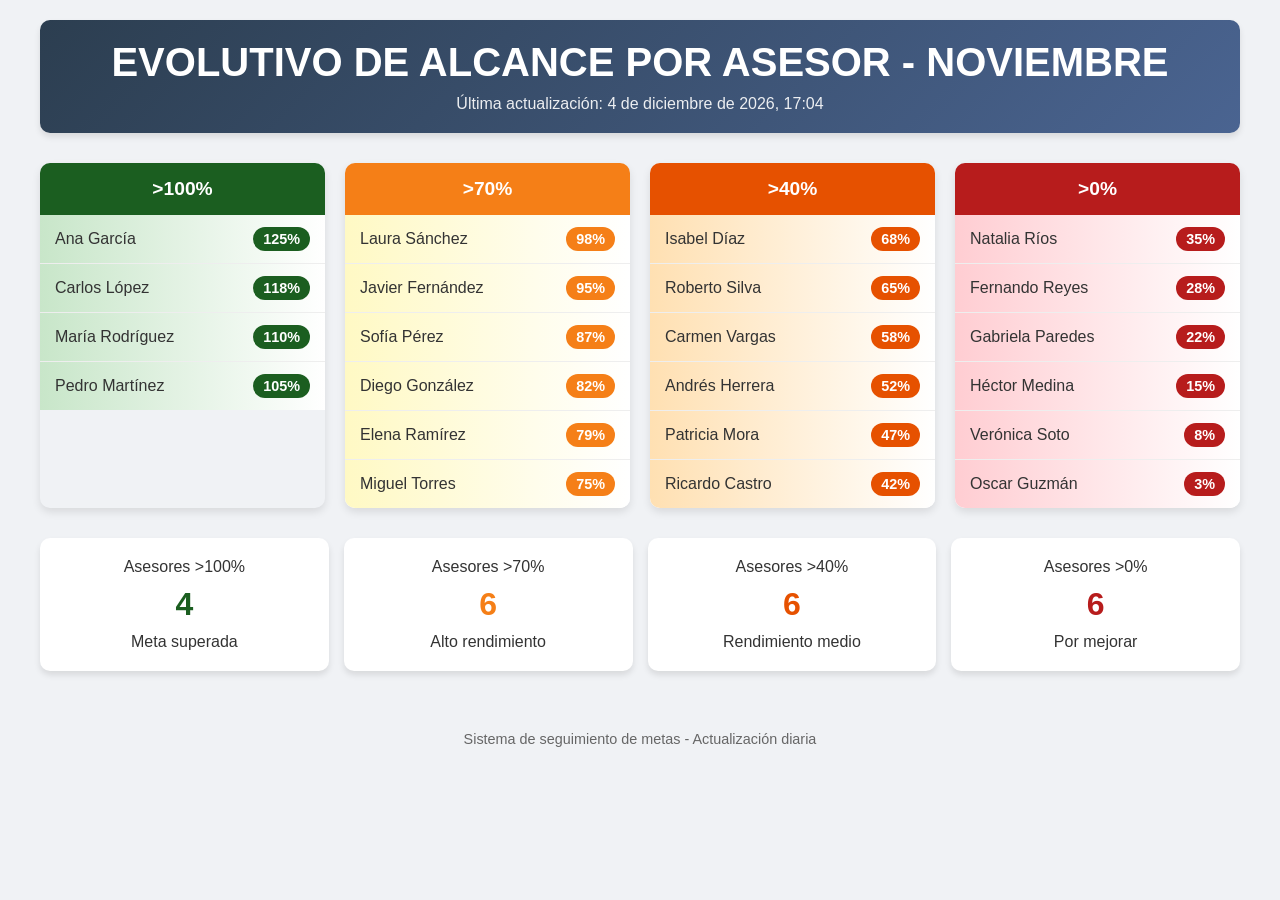
<file: .ipynb_checkpoints/index-checkpoint.html>
<!DOCTYPE html>
<html lang="es">
<head>
    <meta charset="UTF-8">
    <meta name="viewport" content="width=device-width, initial-scale=1.0">
    <title>Evolutivo de Alcance por Asesor - Noviembre</title>
    <style>
        :root {
            --verde-oscuro: #1b5e20;
            --verde-claro: #c8e6c9;
            --amarillo-oscuro: #f57f17;
            --amarillo-claro: #fff9c4;
            --naranja-oscuro: #e65100;
            --naranja-claro: #ffe0b2;
            --rojo-oscuro: #b71c1c;
            --rojo-claro: #ffcdd2;
            --gris: #f5f5f5;
        }
        
        * {
            margin: 0;
            padding: 0;
            box-sizing: border-box;
            font-family: 'Segoe UI', Tahoma, Geneva, Verdana, sans-serif;
        }
        
        body {
            background-color: #f0f2f5;
            color: #333;
            padding: 20px;
        }
        
        .container {
            max-width: 1200px;
            margin: 0 auto;
        }
        
        header {
            text-align: center;
            margin-bottom: 30px;
            padding: 20px;
            background: linear-gradient(135deg, #2c3e50, #4a6491);
            color: white;
            border-radius: 10px;
            box-shadow: 0 4px 6px rgba(0, 0, 0, 0.1);
        }
        
        h1 {
            font-size: 2.5rem;
            margin-bottom: 10px;
        }
        
        .fecha-actualizacion {
            font-size: 1rem;
            margin-top: 10px;
            opacity: 0.9;
        }
        
        .clasificaciones {
            display: grid;
            grid-template-columns: repeat(auto-fit, minmax(280px, 1fr));
            gap: 20px;
            margin-bottom: 30px;
        }
        
        .clasificacion {
            border-radius: 10px;
            overflow: hidden;
            box-shadow: 0 4px 8px rgba(0, 0, 0, 0.1);
            transition: transform 0.3s ease;
        }
        
        .clasificacion:hover {
            transform: translateY(-5px);
        }
        
        .clasificacion-header {
            padding: 15px;
            color: white;
            text-align: center;
            font-weight: bold;
            font-size: 1.2rem;
        }
        
        .clasificacion-100 {
            background-color: var(--verde-oscuro);
        }
        
        .clasificacion-70 {
            background-color: var(--amarillo-oscuro);
        }
        
        .clasificacion-40 {
            background-color: var(--naranja-oscuro);
        }
        
        .clasificacion-0 {
            background-color: var(--rojo-oscuro);
        }
        
        .asesores-lista {
            max-height: 400px;
            overflow-y: auto;
            background-color: white;
        }
        
        .asesor-item {
            padding: 12px 15px;
            border-bottom: 1px solid #eee;
            display: flex;
            justify-content: space-between;
            align-items: center;
        }
        
        .asesor-item:last-child {
            border-bottom: none;
        }
        
        .asesor-nombre {
            font-weight: 500;
        }
        
        .asesor-porcentaje {
            font-weight: bold;
            padding: 4px 10px;
            border-radius: 20px;
            color: white;
            font-size: 0.9rem;
        }
        
        .gradiente-100 {
            background: linear-gradient(to right, var(--verde-claro), white);
        }
        
        .gradiente-70 {
            background: linear-gradient(to right, var(--amarillo-claro), white);
        }
        
        .gradiente-40 {
            background: linear-gradient(to right, var(--naranja-claro), white);
        }
        
        .gradiente-0 {
            background: linear-gradient(to right, var(--rojo-claro), white);
        }
        
        .porcentaje-100 {
            background-color: var(--verde-oscuro);
        }
        
        .porcentaje-70 {
            background-color: var(--amarillo-oscuro);
        }
        
        .porcentaje-40 {
            background-color: var(--naranja-oscuro);
        }
        
        .porcentaje-0 {
            background-color: var(--rojo-oscuro);
        }
        
        .estadisticas {
            display: grid;
            grid-template-columns: repeat(auto-fit, minmax(200px, 1fr));
            gap: 15px;
            margin-top: 30px;
        }
        
        .estadistica-card {
            background-color: white;
            padding: 20px;
            border-radius: 10px;
            text-align: center;
            box-shadow: 0 4px 6px rgba(0, 0, 0, 0.1);
        }
        
        .estadistica-valor {
            font-size: 2rem;
            font-weight: bold;
            margin: 10px 0;
        }
        
        .estadistica-100 .estadistica-valor {
            color: var(--verde-oscuro);
        }
        
        .estadistica-70 .estadistica-valor {
            color: var(--amarillo-oscuro);
        }
        
        .estadistica-40 .estadistica-valor {
            color: var(--naranja-oscuro);
        }
        
        .estadistica-0 .estadistica-valor {
            color: var(--rojo-oscuro);
        }
        
        footer {
            text-align: center;
            margin-top: 40px;
            padding: 20px;
            color: #666;
            font-size: 0.9rem;
        }
        
        @media (max-width: 768px) {
            h1 {
                font-size: 2rem;
            }
            
            .clasificaciones {
                grid-template-columns: 1fr;
            }
        }
    </style>
</head>
<body>
    <div class="container">
        <header>
            <h1>EVOLUTIVO DE ALCANCE POR ASESOR - NOVIEMBRE</h1>
            <div class="fecha-actualizacion">Última actualización: <span id="fecha-actual"></span></div>
        </header>
        
        <div class="clasificaciones">
            <!-- Clasificación >100% -->
            <div class="clasificacion">
                <div class="clasificacion-header clasificacion-100">>100%</div>
                <div class="asesores-lista" id="lista-100"></div>
            </div>
            
            <!-- Clasificación >70% -->
            <div class="clasificacion">
                <div class="clasificacion-header clasificacion-70">>70%</div>
                <div class="asesores-lista" id="lista-70"></div>
            </div>
            
            <!-- Clasificación >40% -->
            <div class="clasificacion">
                <div class="clasificacion-header clasificacion-40">>40%</div>
                <div class="asesores-lista" id="lista-40"></div>
            </div>
            
            <!-- Clasificación >0% -->
            <div class="clasificacion">
                <div class="clasificacion-header clasificacion-0">>0%</div>
                <div class="asesores-lista" id="lista-0"></div>
            </div>
        </div>
        
        <div class="estadisticas">
            <div class="estadistica-card estadistica-100">
                <div>Asesores >100%</div>
                <div class="estadistica-valor" id="cantidad-100">0</div>
                <div>Meta superada</div>
            </div>
            
            <div class="estadistica-card estadistica-70">
                <div>Asesores >70%</div>
                <div class="estadistica-valor" id="cantidad-70">0</div>
                <div>Alto rendimiento</div>
            </div>
            
            <div class="estadistica-card estadistica-40">
                <div>Asesores >40%</div>
                <div class="estadistica-valor" id="cantidad-40">0</div>
                <div>Rendimiento medio</div>
            </div>
            
            <div class="estadistica-card estadistica-0">
                <div>Asesores >0%</div>
                <div class="estadistica-valor" id="cantidad-0">0</div>
                <div>Por mejorar</div>
            </div>
        </div>
        
        <footer>
            <p>Sistema de seguimiento de metas - Actualización diaria</p>
        </footer>
    </div>

    <script>
        // Datos de ejemplo (simulando la extracción del Excel)
        const datosAsesores = [
            { nombre: "Ana García", porcentaje: 125, clasificacion: ">100%" },
            { nombre: "Carlos López", porcentaje: 118, clasificacion: ">100%" },
            { nombre: "María Rodríguez", porcentaje: 110, clasificacion: ">100%" },
            { nombre: "Pedro Martínez", porcentaje: 105, clasificacion: ">100%" },
            { nombre: "Laura Sánchez", porcentaje: 98, clasificacion: ">70%" },
            { nombre: "Javier Fernández", porcentaje: 95, clasificacion: ">70%" },
            { nombre: "Sofía Pérez", porcentaje: 87, clasificacion: ">70%" },
            { nombre: "Diego González", porcentaje: 82, clasificacion: ">70%" },
            { nombre: "Elena Ramírez", porcentaje: 79, clasificacion: ">70%" },
            { nombre: "Miguel Torres", porcentaje: 75, clasificacion: ">70%" },
            { nombre: "Isabel Díaz", porcentaje: 68, clasificacion: ">40%" },
            { nombre: "Roberto Silva", porcentaje: 65, clasificacion: ">40%" },
            { nombre: "Carmen Vargas", porcentaje: 58, clasificacion: ">40%" },
            { nombre: "Andrés Herrera", porcentaje: 52, clasificacion: ">40%" },
            { nombre: "Patricia Mora", porcentaje: 47, clasificacion: ">40%" },
            { nombre: "Ricardo Castro", porcentaje: 42, clasificacion: ">40%" },
            { nombre: "Natalia Ríos", porcentaje: 35, clasificacion: ">0%" },
            { nombre: "Fernando Reyes", porcentaje: 28, clasificacion: ">0%" },
            { nombre: "Gabriela Paredes", porcentaje: 22, clasificacion: ">0%" },
            { nombre: "Héctor Medina", porcentaje: 15, clasificacion: ">0%" },
            { nombre: "Verónica Soto", porcentaje: 8, clasificacion: ">0%" },
            { nombre: "Oscar Guzmán", porcentaje: 3, clasificacion: ">0%" }
        ];

        // Función para formatear la fecha actual
        function formatearFecha() {
            const ahora = new Date();
            const opciones = { 
                year: 'numeric', 
                month: 'long', 
                day: 'numeric',
                hour: '2-digit',
                minute: '2-digit'
            };
            return ahora.toLocaleDateString('es-ES', opciones);
        }

        // Función para ordenar asesores por porcentaje (mayor a menor)
        function ordenarAsesores(asesores) {
            return asesores.sort((a, b) => b.porcentaje - a.porcentaje);
        }

        // Función para obtener el nombre de la clase de gradiente según la clasificación
        function obtenerClaseGradiente(clasificacion) {
            switch(clasificacion) {
                case ">100%": return "gradiente-100";
                case ">70%": return "gradiente-70";
                case ">40%": return "gradiente-40";
                case ">0%": return "gradiente-0";
                default: return "";
            }
        }

        // Función para obtener la clase del porcentaje según la clasificación
        function obtenerClasePorcentaje(clasificacion) {
            switch(clasificacion) {
                case ">100%": return "porcentaje-100";
                case ">70%": return "porcentaje-70";
                case ">40%": return "porcentaje-40";
                case ">0%": return "porcentaje-0";
                default: return "";
            }
        }

        // Función para mostrar los asesores en las listas correspondientes
        function mostrarAsesores() {
            const asesoresOrdenados = ordenarAsesores(datosAsesores);
            
            // Inicializar contadores
            const contadores = {
                ">100%": 0,
                ">70%": 0,
                ">40%": 0,
                ">0%": 0
            };
            
            // Mostrar asesores en sus respectivas listas
            asesoresOrdenados.forEach(asesor => {
                const listaId = `lista-${asesor.clasificacion.replace('%', '').replace('>', '')}`;
                const lista = document.getElementById(listaId);
                
                if (lista) {
                    const item = document.createElement('div');
                    item.className = `asesor-item ${obtenerClaseGradiente(asesor.clasificacion)}`;
                    
                    item.innerHTML = `
                        <div class="asesor-nombre">${asesor.nombre}</div>
                        <div class="asesor-porcentaje ${obtenerClasePorcentaje(asesor.clasificacion)}">
                            ${asesor.porcentaje}%
                        </div>
                    `;
                    
                    lista.appendChild(item);
                    contadores[asesor.clasificacion]++;
                }
            });
            
            // Actualizar contadores en las tarjetas de estadísticas
            document.getElementById('cantidad-100').textContent = contadores[">100%"];
            document.getElementById('cantidad-70').textContent = contadores[">70%"];
            document.getElementById('cantidad-40').textContent = contadores[">40%"];
            document.getElementById('cantidad-0').textContent = contadores[">0%"];
        }

        // Inicializar la aplicación
        document.addEventListener('DOMContentLoaded', function() {
            // Establecer fecha de actualización
            document.getElementById('fecha-actual').textContent = formatearFecha();
            
            // Mostrar asesores
            mostrarAsesores();
        });
    </script>
</body>
</html>
</file>
